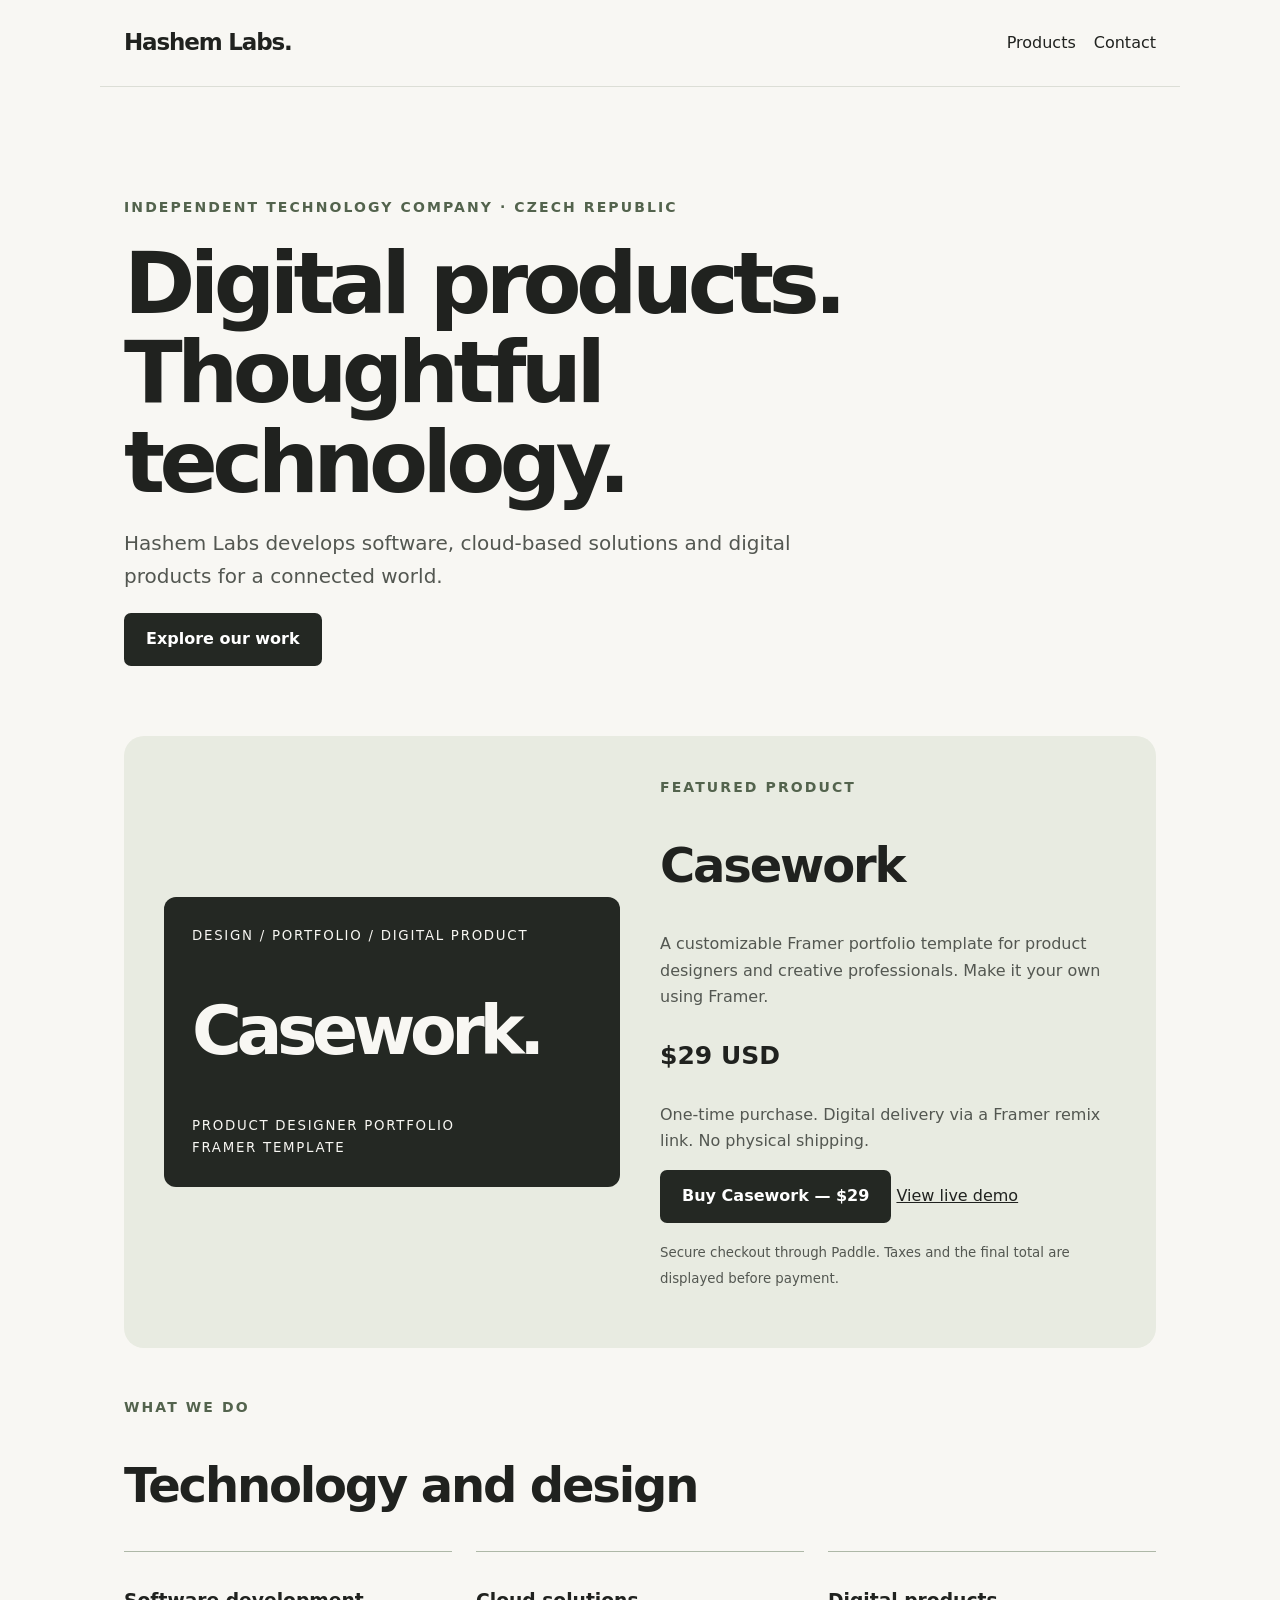
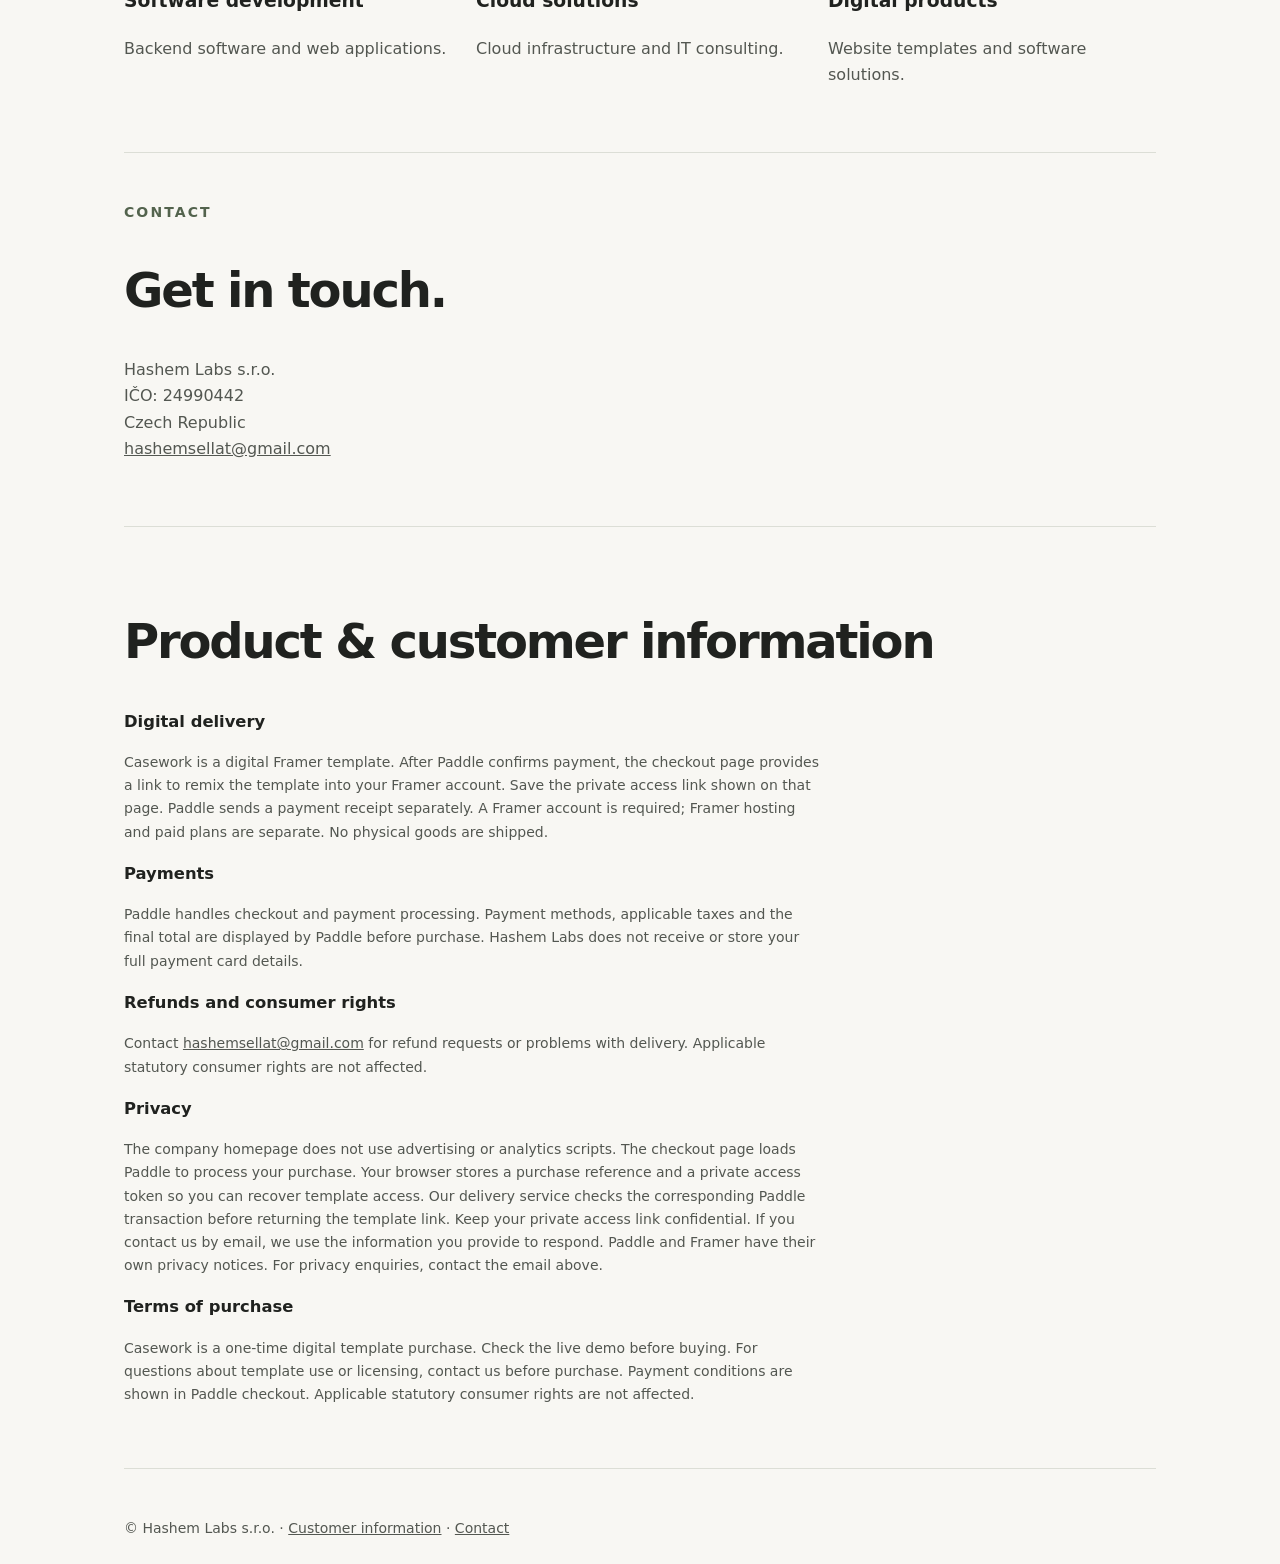
<file: index.html>
<!doctype html><html lang="en"><head><meta charset="utf-8"><meta name="viewport" content="width=device-width,initial-scale=1"><meta name="description" content="Hashem Labs — software development, cloud solutions and digital design products."><title>Hashem Labs — Digital products & technology</title><style>
*{box-sizing:border-box}html{scroll-behavior:smooth}body{margin:0;background:#f8f7f3;color:#20221f;font:16px/1.65 system-ui,sans-serif}main,nav,footer{max-width:1080px;margin:auto;padding:24px}nav{display:flex;justify-content:space-between;align-items:center;gap:20px;border-bottom:1px solid #dcded6}a{color:inherit}nav a{margin-left:18px;text-decoration:none}.brand{font-weight:800;letter-spacing:-.05em;font-size:23px}.hero{padding:85px 0 70px}.tag{font-size:14px;letter-spacing:.15em;text-transform:uppercase;color:#53634d;font-weight:700}h1{font-size:clamp(44px,7vw,86px);line-height:1.04;letter-spacing:-.065em;max-width:850px;margin:20px 0}h2{font-size:clamp(28px,4vw,48px);line-height:1.1;letter-spacing:-.045em}p{max-width:700px;color:#535751}.hero p{font-size:20px}.product{display:grid;grid-template-columns:1fr 1fr;gap:40px;background:#e8ebe1;border-radius:20px;padding:40px;align-items:center}.visual{background:#242823;color:#f8f7f3;min-height:290px;border-radius:12px;padding:28px;display:flex;flex-direction:column;justify-content:space-between}.visual strong{font-size:clamp(38px,6vw,68px);letter-spacing:-.08em;line-height:1}.visual small{letter-spacing:.13em}.button{display:inline-block;background:#242823;color:white;padding:13px 22px;border-radius:7px;text-decoration:none;font-weight:600}.price{font-size:25px;font-weight:700;color:#20221f}.section{padding:48px 0;border-bottom:1px solid #dcded6}.services{display:grid;grid-template-columns:repeat(3,1fr);gap:24px}.services article{border-top:1px solid #aeb8a7;padding-top:15px}.legal{font-size:14px}footer{font-size:14px;color:#535751}@media(max-width:680px){.product,.services{grid-template-columns:1fr}.product{padding:24px}.hero{padding:50px 0}nav{align-items:flex-start}nav a{margin-left:8px;font-size:14px}}
</style></head><body><nav><span class="brand">Hashem Labs.</span><div><a href="#products">Products</a><a href="#contact">Contact</a></div></nav><main><header class="hero"><div class="tag">Independent technology company · Czech Republic</div><h1>Digital products.<br>Thoughtful technology.</h1><p>Hashem Labs develops software, cloud-based solutions and digital products for a connected world.</p><a class="button" href="#products">Explore our work</a></header><section id="products" class="product"><div class="visual"><small>DESIGN / PORTFOLIO / DIGITAL PRODUCT</small><strong>Casework.</strong><small>PRODUCT DESIGNER PORTFOLIO<br>FRAMER TEMPLATE</small></div><div><div class="tag">Featured product</div><h2>Casework</h2><p>A customizable Framer portfolio template for product designers and creative professionals. Make it your own using Framer.</p><p class="price">$29 USD</p><p>One-time purchase. Digital delivery via a Framer remix link. No physical shipping.</p><a class="button" href="/checkout/">Buy Casework — $29</a> <a href="https://casework.framer.website" target="_blank" rel="noopener">View live demo</a><p><small>Secure checkout through Paddle. Taxes and the final total are displayed before payment.</small></p></div></section><section class="section"><div class="tag">What we do</div><h2>Technology and design</h2><div class="services"><article><h3>Software development</h3><p>Backend software and web applications.</p></article><article><h3>Cloud solutions</h3><p>Cloud infrastructure and IT consulting.</p></article><article><h3>Digital products</h3><p>Website templates and software solutions.</p></article></div></section><section id="contact" class="section"><div class="tag">Contact</div><h2>Get in touch.</h2><p>Hashem Labs s.r.o.<br>IČO: 24990442<br>Czech Republic<br><a href="mailto:hashemsellat@gmail.com">hashemsellat@gmail.com</a></p></section><section id="policies" class="section legal"><h2>Product & customer information</h2><h3>Digital delivery</h3><p>Casework is a digital Framer template. After Paddle confirms payment, the checkout page provides a link to remix the template into your Framer account. Save the private access link shown on that page. Paddle sends a payment receipt separately. A Framer account is required; Framer hosting and paid plans are separate. No physical goods are shipped.</p><h3>Payments</h3><p>Paddle handles checkout and payment processing. Payment methods, applicable taxes and the final total are displayed by Paddle before purchase. Hashem Labs does not receive or store your full payment card details.</p><h3>Refunds and consumer rights</h3><p>Contact <a href="mailto:hashemsellat@gmail.com">hashemsellat@gmail.com</a> for refund requests or problems with delivery. Applicable statutory consumer rights are not affected.</p><h3>Privacy</h3><p>The company homepage does not use advertising or analytics scripts. The checkout page loads Paddle to process your purchase. Your browser stores a purchase reference and a private access token so you can recover template access. Our delivery service checks the corresponding Paddle transaction before returning the template link. Keep your private access link confidential. If you contact us by email, we use the information you provide to respond. Paddle and Framer have their own privacy notices. For privacy enquiries, contact the email above.</p><h3>Terms of purchase</h3><p>Casework is a one-time digital template purchase. Check the live demo before buying. For questions about template use or licensing, contact us before purchase. Payment conditions are shown in Paddle checkout. Applicable statutory consumer rights are not affected.</p></section></main><footer>© Hashem Labs s.r.o. · <a href="#policies">Customer information</a> · <a href="#contact">Contact</a></footer></body></html>
</file>
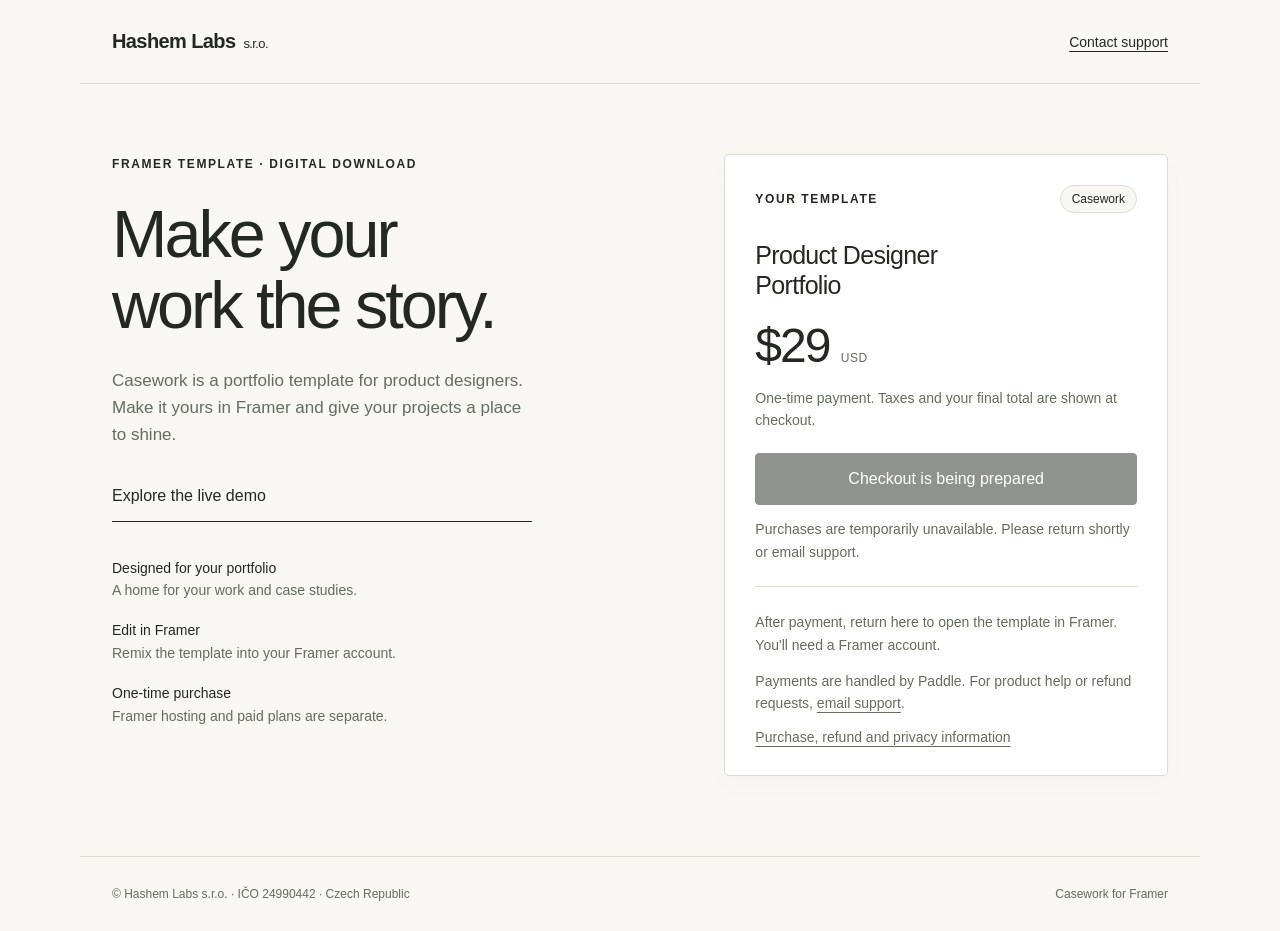
<file: checkout/index.html>
<!doctype html>
<html lang="en">
<head>
  <meta charset="utf-8">
  <meta name="viewport" content="width=device-width, initial-scale=1">
  <meta name="referrer" content="no-referrer">
  <meta name="description" content="Buy Casework, a product designer portfolio template for Framer, for $29 USD.">
  <title>Buy Casework — Hashem Labs</title>
  <link rel="stylesheet" href="./checkout.css">
  <script src="https://cdn.paddle.com/paddle/v2/paddle.js" defer></script>
  <script src="./checkout.js?v=20261128-2" defer></script>
</head>
<body>
  <header><a class="brand" href="/">Hashem Labs <span>s.r.o.</span></a><a href="mailto:hashemsellat@gmail.com">Contact support</a></header>
  <main>
    <section class="product" aria-labelledby="title">
      <span class="eyebrow">FRAMER TEMPLATE · DIGITAL DOWNLOAD</span>
      <h1 id="title">Make your<br>work the story.</h1>
      <p class="intro">Casework is a portfolio template for product designers. Make it yours in Framer and give your projects a place to shine.</p>
      <a class="preview" href="https://casework.framer.website/" target="_blank" rel="noopener noreferrer">Explore the live demo</a>
      <div class="details"><div><p><strong>Designed for your portfolio</strong>A home for your work and case studies.</p></div><div><p><strong>Edit in Framer</strong>Remix the template into your Framer account.</p></div><div><p><strong>One-time purchase</strong>Framer hosting and paid plans are separate.</p></div></div>
    </section>
    <aside class="card" aria-label="Purchase Casework">
      <div class="card-top"><span class="eyebrow">YOUR TEMPLATE</span><span class="pill">Casework</span></div>
      <h2>Product Designer<br>Portfolio</h2>
      <p class="price">$29 <span>USD</span></p>
      <p class="muted">One-time payment. Taxes and your final total are shown at checkout.</p>
      <button id="buy" class="primary" disabled>Checking availability…</button>
      <p id="status" role="status" aria-live="polite">Preparing secure checkout.</p>
      <section id="access" hidden aria-labelledby="access-title">
        <h3 id="access-title">Your template is ready.</h3>
        <a id="remix" class="primary" target="_blank" rel="noopener noreferrer">Open Casework in Framer</a>
        <p>Keep your private access link so you can return from another device. Paddle sends your payment receipt separately.</p>
        <label for="access-url">Your private access link</label>
        <input id="access-url" type="text" readonly aria-label="Your private access link">
        <p id="order-reference" class="reference"></p>
      </section>
      <button id="retry" class="secondary" hidden>Check purchase access again</button>
      <div class="purchase-notes"><p>After payment, return here to open the template in Framer. You'll need a Framer account.</p><p>Payments are handled by Paddle. For product help or refund requests, <a href="mailto:hashemsellat@gmail.com">email support</a>.</p><a href="/#policies">Purchase, refund and privacy information</a></div>
      <noscript><p>Enable JavaScript to use secure checkout, or email support for help.</p></noscript>
    </aside>
  </main>
  <footer><span>© Hashem Labs s.r.o. · IČO 24990442 · Czech Republic</span><span>Casework for Framer</span></footer>
</body>
</html>
</file>
<file: checkout/checkout.css>
:root{color-scheme:light;--ink:#242823;--muted:#666c61;--paper:#f8f7f3;--line:#dcded5;--sage:#e8ebe1;font-family:Arial,Helvetica,sans-serif;color:var(--ink);background:var(--paper);font-synthesis:none}*{box-sizing:border-box}body{margin:0}a{color:inherit;text-underline-offset:4px}header,footer{max-width:1120px;margin:auto;padding:30px 32px;display:flex;justify-content:space-between;gap:24px;align-items:center}header{border-bottom:1px solid var(--line);font-size:14px}.brand{font-size:20px;text-decoration:none;font-weight:700;letter-spacing:-.6px}.brand span{font-weight:400;font-size:13px;margin-left:3px}main{max-width:1120px;margin:0 auto;padding:70px 32px 80px;display:grid;grid-template-columns:1.2fr 1fr;gap:80px;align-items:start}.eyebrow{font-size:10px;letter-spacing:1.6px;font-weight:700}h1{font-size:clamp(44px,5.2vw,67px);line-height:1.06;letter-spacing:-3px;font-weight:500;margin:27px 0}p{line-height:1.6}.intro{max-width:420px;font-size:17px;color:var(--muted)}.preview{display:flex;justify-content:space-between;max-width:420px;border-bottom:1px solid var(--ink);padding:16px 0;margin:22px 0 26px;text-decoration:none;font-size:14px}.preview span{font-size:20px}.details>div{display:flex;gap:20px;padding:9px 0}.details>div>span{font-size:10px;letter-spacing:1px;color:var(--muted);padding-top:7px}.details p{margin:0;font-size:13px;color:var(--muted)}.details strong{display:block;font-size:14px;color:var(--ink);font-weight:500}.card{border:1px solid var(--line);padding:30px;background:white;border-radius:5px;box-shadow:0 9px 30px #24282305}.card-top{display:flex;align-items:center;justify-content:space-between}.pill{border:1px solid var(--line);border-radius:20px;padding:6px 11px;font-size:11px;background:var(--paper)}h2{font-size:25px;line-height:1.2;font-weight:500;letter-spacing:-.7px;margin:27px 0 17px}.price{font-size:48px;letter-spacing:-2px;margin:0;line-height:1.2}.price span{font-size:12px;letter-spacing:.5px;color:var(--muted)}.muted{color:var(--muted);font-size:12px;margin:12px 0 22px}.primary{display:block;width:100%;text-align:center;padding:16px;background:var(--ink);color:white;border:1px solid var(--ink);border-radius:4px;text-decoration:none;font-size:14px;font-family:inherit;cursor:pointer}.primary:disabled{opacity:.5;cursor:wait}.primary:hover:not(:disabled){background:#3e473b}.secondary{width:100%;border:1px solid var(--line);padding:12px;border-radius:4px;background:var(--paper);font:inherit;font-size:12px;cursor:pointer}#status{font-size:12px;color:var(--muted);margin:13px 0}#access{background:var(--sage);padding:18px;margin:18px 0;border-radius:4px}#access h3{font-size:20px;margin:0 0 14px}#access p,#access label{font-size:12px}#access input{width:100%;padding:10px;margin-top:8px;border:1px solid #bbc2b4;border-radius:3px;font-size:11px;background:white}#access .reference{overflow-wrap:anywhere;margin-bottom:0}.purchase-notes{border-top:1px solid var(--line);margin-top:23px;padding-top:10px;font-size:11px;color:var(--muted)}footer{font-size:10px;color:var(--muted);border-top:1px solid var(--line)}button:focus-visible,a:focus-visible,input:focus-visible{outline:3px solid #739469;outline-offset:4px}[hidden]{display:none!important}@media(max-width:800px){main{gap:36px;grid-template-columns:1fr;padding-top:45px;max-width:620px}h1{letter-spacing:-2px}.intro,.preview{max-width:none}.card{padding:25px}header,footer{padding:24px}main{padding-left:24px;padding-right:24px}footer{align-items:start;flex-direction:column;gap:10px}}@media(prefers-reduced-motion:no-preference){a,button{transition:background .15s ease}}

/* Readable checkout text at every viewport size. */
.eyebrow{font-size:12px}.details p,.details strong,.muted,#status,#access p,#access label,.purchase-notes{font-size:14px}.primary,.secondary,.preview{font-size:16px}.pill,.reference,footer{font-size:12px}#access input{font-size:13px}
</file>
